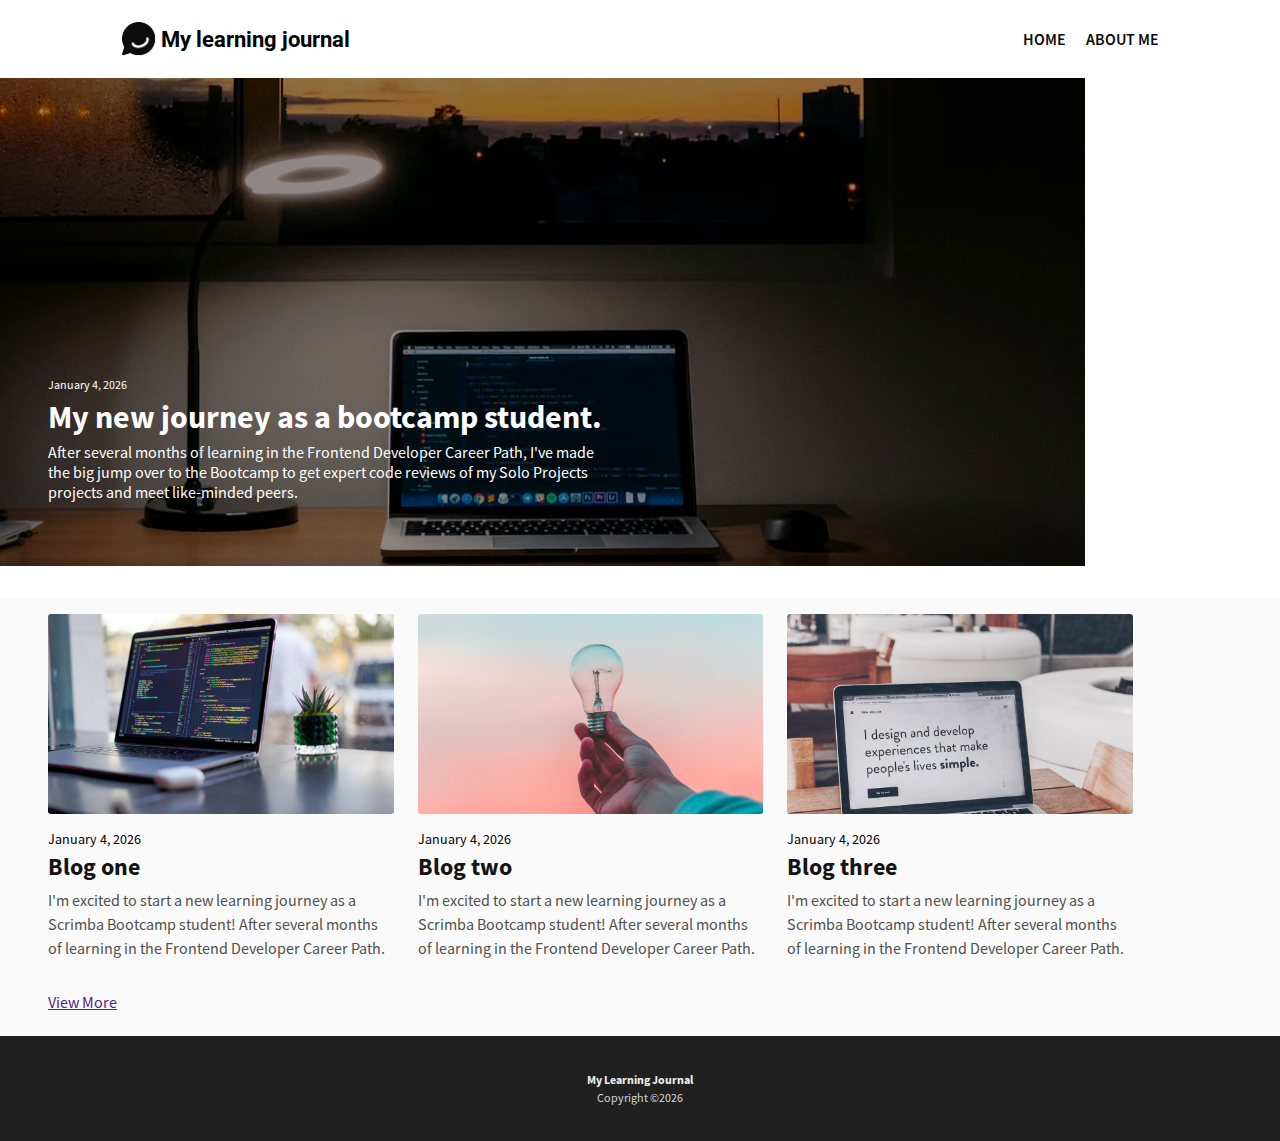
<file: index.html>
<html>
  <head>
    <meta name="viewport" content="width=device-width, initial-scale=1.0" />
    <link rel="preconnect" href="https://fonts.googleapis.com" />
    <link rel="preconnect" href="https://fonts.gstatic.com" crossorigin />
    <link
      href="https://fonts.googleapis.com/css2?family=Roboto:wght@700&display=swap"
      rel="stylesheet"
    />
    <title>My Learning Journal</title>
    <link rel="stylesheet" href="css/style.css" />
  </head>
  <body>
    <header>
      <div class="top-bar">
        <div class="title">
          <img src="images/logo.png" alt="Learning Journal Logo" class="logo" />
          <h1>My learning journal</h1>
        </div>
        <ul class="nav-links">
          <li><a href="index.html">Home</a></li>
          <li><a href="about.html">About Me</a></li>
        </ul>
      </div>
      <div class="hero">
        <span class="hero-date">January 4, 2026</span>
        <h2 class="hero-title">
          <a href="new-journey.html">My new journey as a bootcamp student.</a>
        </h2>
        <p class="hero-summary">
          After several months of learning in the Frontend Developer Career
          Path, I've made the big jump over to the Bootcamp to get expert code
          reviews of my Solo Projects projects and meet like-minded peers.
        </p>
      </div>
    </header>
    <main>
      <section class="blog-posts">
        <article class="post">
          <img
            src="images/blog-image-06.png"
            alt="laptop open on a desk with a small plant nearby"
            class="post-image"
          />
          <span class="post-date">January 4, 2026</span>
          <h2 class="post-title">Blog one</h2>
          <p class="post-summary">
            I'm excited to start a new learning journey as a Scrimba Bootcamp
            student! After several months of learning in the Frontend Developer
            Career Path.
          </p>
        </article>
        <article class="post">
          <img
            src="images/blog-image-04.png"
            alt="a person's hand holding a lightbulb with a sunset in the background"
            class="post-image"
          />
          <span class="post-date">January 4, 2026</span>
          <h2 class="post-title">Blog two</h2>
          <p class="post-summary">
            I'm excited to start a new learning journey as a Scrimba Bootcamp
            student! After several months of learning in the Frontend Developer
            Career Path.
          </p>
        </article>
        <article class="post">
          <img
            src="images/blog-image-02.png"
            alt="a laptop open with the words 'I design and develop experiences that make people's lives simple.'"
            class="post-image"
          />
          <span class="post-date">January 4, 2026</span>
          <h2 class="post-title">Blog three</h2>
          <p class="post-summary">
            I'm excited to start a new learning journey as a Scrimba Bootcamp
            student! After several months of learning in the Frontend Developer
            Career Path.
          </p>
        </article>
        <a href="" class="view-more-link">View More</a>
      </section>
    </main>
    <footer>
      <p>My Learning Journal</p>
      <span>Copyright &copy;2026</span>
    </footer>
  </body>
</html>
</file>
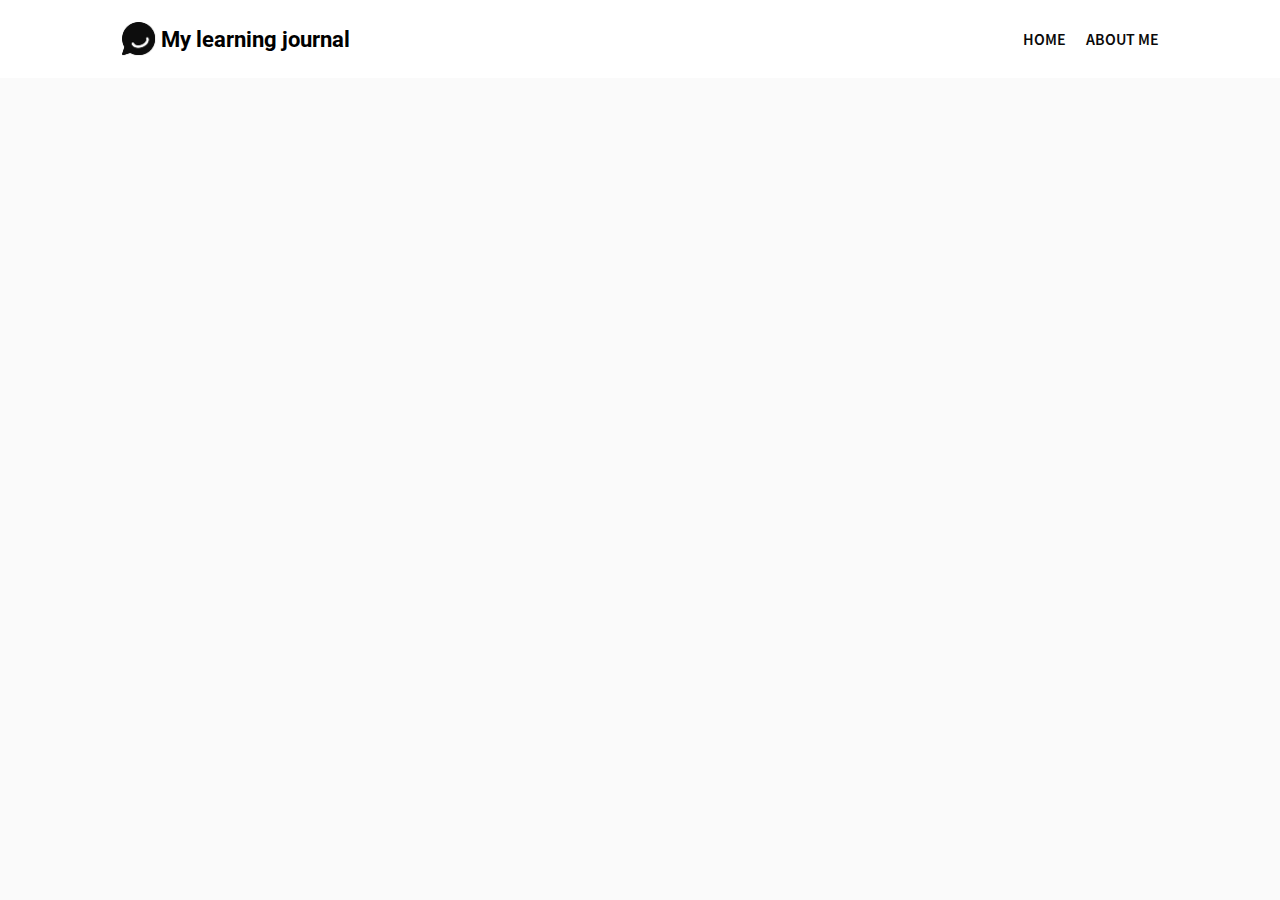
<file: about.html>
<html>
  <head>
    <meta name="viewport" content="width=device-width, initial-scale=1.0" />
    <link rel="preconnect" href="https://fonts.googleapis.com" />
    <link rel="preconnect" href="https://fonts.gstatic.com" crossorigin />
    <link
      href="https://fonts.googleapis.com/css2?family=Roboto:wght@700&display=swap"
      rel="stylesheet"
    />
    <title>My Learning Journal</title>
    <link rel="stylesheet" href="css/style.css" />
  </head>
  <body>
    <header>
      <div class="top-bar">
        <div class="title">
          <img src="images/logo.png" alt="Learning Journal Logo" class="logo" />
          <h1>My learning journal</h1>
        </div>
        <ul class="nav-links">
          <li><a href="index.html">Home</a></li>
          <li><a href="about.html">About Me</a></li>
        </ul>
      </div>
    </header>
  </body>
</html>
</file>
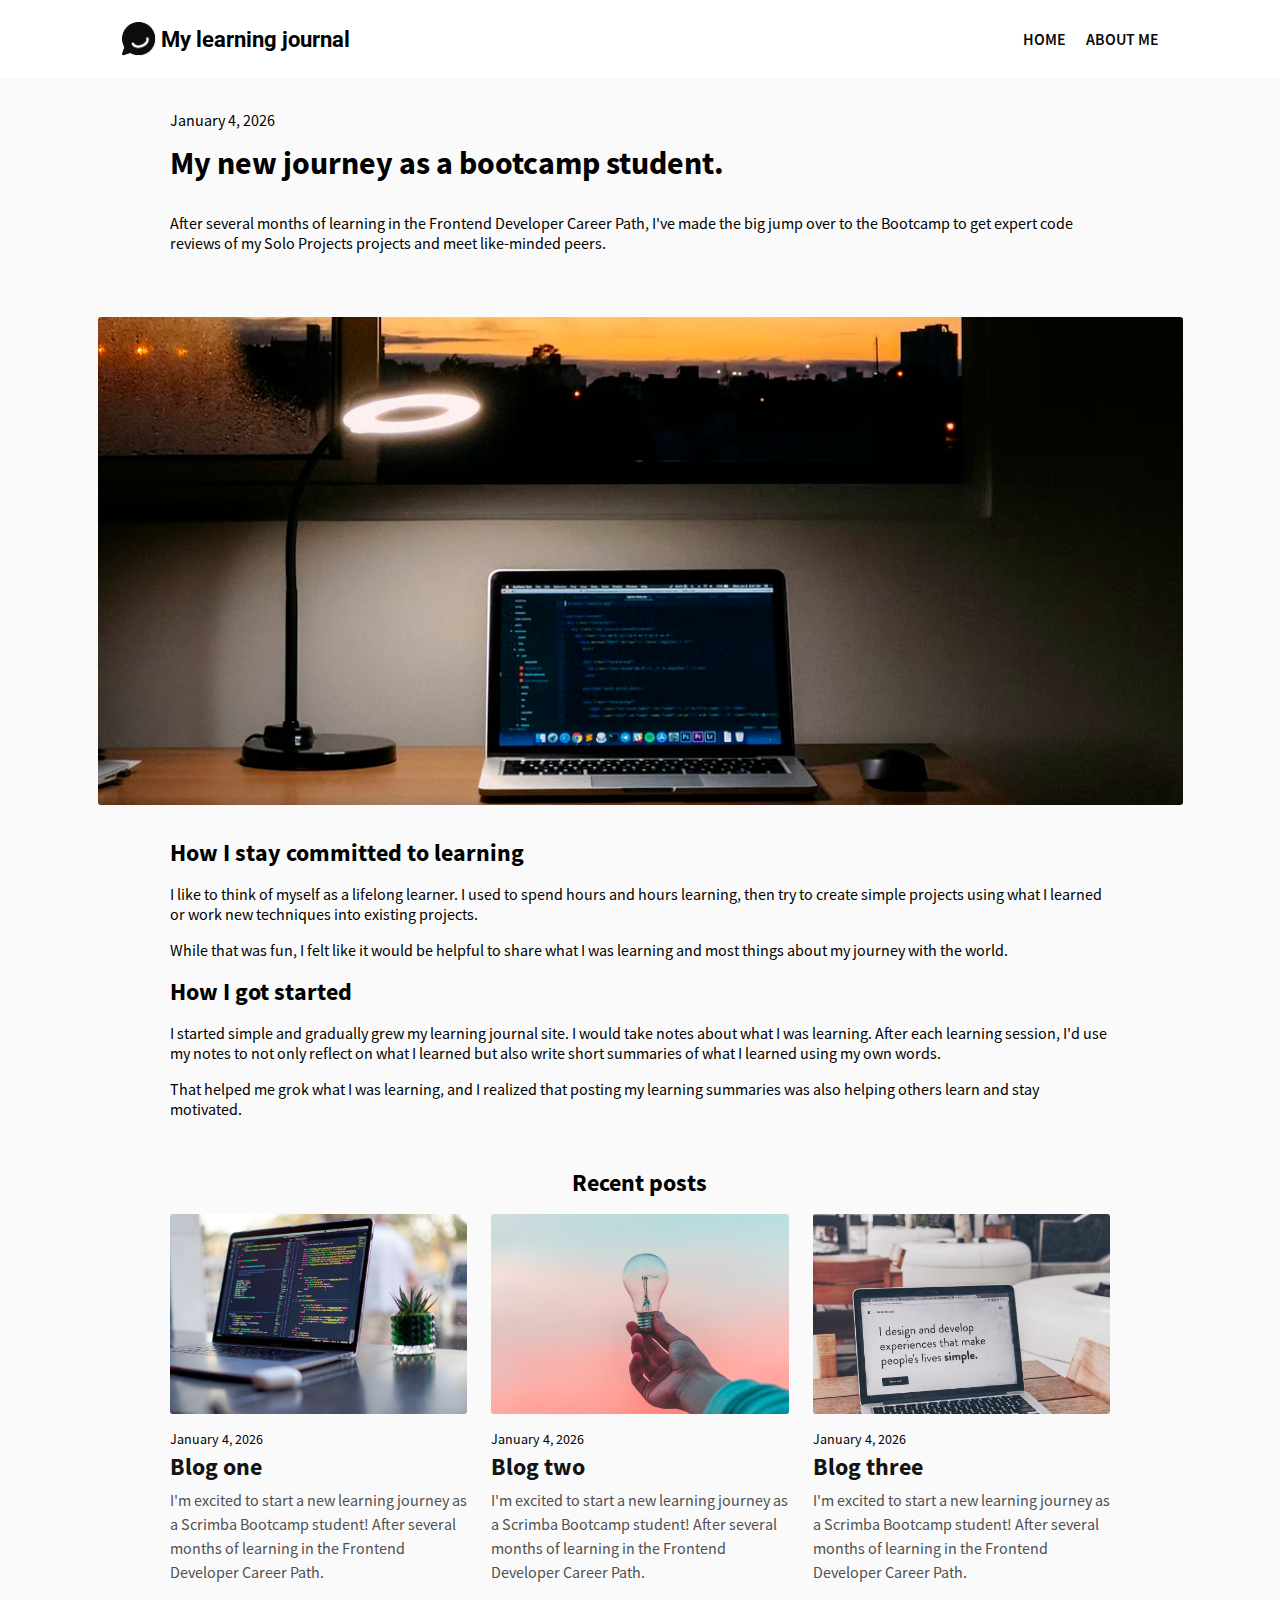
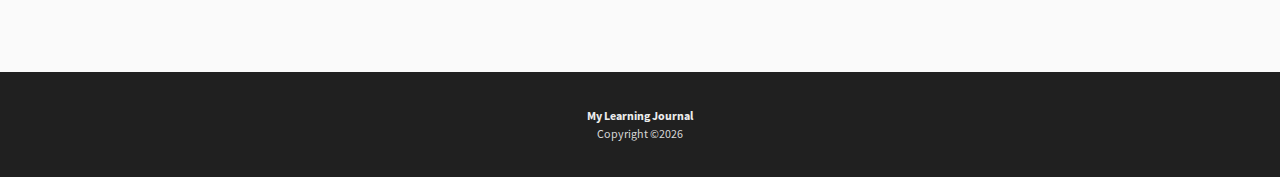
<file: new-journey.html>
<html>
  <head>
    <meta name="viewport" content="width=device-width, initial-scale=1.0" />
    <link rel="preconnect" href="https://fonts.googleapis.com" />
    <link rel="preconnect" href="https://fonts.gstatic.com" crossorigin />
    <link
      href="https://fonts.googleapis.com/css2?family=Roboto:wght@700&display=swap"
      rel="stylesheet"
    />
    <title>My Learning Journal</title>
    <link rel="stylesheet" href="css/style.css" />
  </head>
  <body>
    <header>
      <div class="top-bar">
        <div class="title">
          <img src="images/logo.png" alt="Learning Journal Logo" class="logo" />
          <h1>My learning journal</h1>
        </div>
        <ul class="nav-links">
          <li><a href="index.html">Home</a></li>
          <li><a href="about.html">About Me</a></li>
        </ul>
      </div>
    </header>
    <div class="container">
      <div class="intro-section">
        <span class="article-date">January 4, 2026</span>
        <h2 class="article-title">My new journey as a bootcamp student.</h2>
        <p class="article-summary">
          After several months of learning in the Frontend Developer Career
          Path, I've made the big jump over to the Bootcamp to get expert code
          reviews of my Solo Projects projects and meet like-minded peers.
        </p>
      </div>
    </div>
    <div class="article-image-wrap">
      <img
        src="images/blog-image-hero.png"
        alt="laptop open on a desk with a small plant nearby"
        class="article-image"
      />
    </div>
    <div class="container">
      <div class="article-content">
        <h3>How I stay committed to learning</h3>

        <p>
          I like to think of myself as a lifelong learner. I used to spend hours
          and hours learning, then try to create simple projects using what I
          learned or work new techniques into existing projects.
        </p>

        <p>
          While that was fun, I felt like it would be helpful to share what I
          was learning and most things about my journey with the world.
        </p>

        <h3>How I got started</h3>

        <p>
          I started simple and gradually grew my learning journal site. I would
          take notes about what I was learning. After each learning session, I'd
          use my notes to not only reflect on what I learned but also write
          short summaries of what I learned using my own words.
        </p>

        <p>
          That helped me grok what I was learning, and I realized that posting
          my learning summaries was also helping others learn and stay
          motivated.
        </p>
      </div>
    </div>
    <div class="container">
      <section class="recent-posts">
        <h3>Recent posts</h3>

        <article class="post">
          <img
            src="images/blog-image-06.png"
            alt="laptop open on a desk with a small plant nearby"
            class="post-image"
          />
          <span class="post-date">January 4, 2026</span>
          <a href=""><h2 class="post-title">Blog one</h2></a>
          <p class="post-summary">
            I'm excited to start a new learning journey as a Scrimba Bootcamp
            student! After several months of learning in the Frontend Developer
            Career Path.
          </p>
        </article>
        <article class="post">
          <img
            src="images/blog-image-04.png"
            alt="a person's hand holding a lightbulb with a sunset in the background"
            class="post-image"
          />
          <span class="post-date">January 4, 2026</span>
          <a href=""><h2 class="post-title">Blog two</h2></a>
          <p class="post-summary">
            I'm excited to start a new learning journey as a Scrimba Bootcamp
            student! After several months of learning in the Frontend Developer
            Career Path.
          </p>
        </article>
        <article class="post">
          <img
            src="images/blog-image-02.png"
            alt="a laptop open with the words 'I design and develop experiences that make people's lives simple.'"
            class="post-image"
          />
          <span class="post-date">January 4, 2026</span>
          <a href=""><h2 class="post-title">Blog three</h2></a>
          <p class="post-summary">
            I'm excited to start a new learning journey as a Scrimba Bootcamp
            student! After several months of learning in the Frontend Developer
            Career Path.
          </p>
        </article>
      </section>
    </div>
    <footer>
      <p>My Learning Journal</p>
      <span>Copyright &copy;2026</span>
    </footer>
  </body>
</html>
</file>
<file: css/style.css>
*,
*::before,
*::after {
  box-sizing: border-box;
}
@font-face {
  font-family: "SourceSansPro-Regular";
  src: url("/fonts/SourceSansPro-Regular.otf") format("opentype");
}
@font-face {
  font-family: "SourceSansPro-Bold";
  src: url("/fonts/SourceSansPro-Bold.otf") format("opentype");
}
@font-face {
  font-family: "SourceSansPro-Semibold";
  src: url("/fonts/SourceSansPro-Semibold.otf") format("opentype");
}

html,
body {
  margin: 0;
  padding: 0;
  font-family: "SourceSansPro-Regular", sans-serif;
  background-color: #fafafa;
}
.container {
  display: grid;
  grid-template-columns: repeat(3, 1fr);
  max-width: 1085px;
  margin: 0 auto;
}
/* header */
.top-bar,
.nav-links,
.title {
  display: flex;
  align-items: center;
}
.logo {
  width: 23.16px;
  height: 23.16px;
  margin-left: 1.5em;
}

h1 {
  font-family: "Roboto", sans-serif;
  font-weight: bold;
  font-size: 0.85rem;
  margin-left: 5px;
  padding: 0;
}

h2,
h3 {
  font-family: "SourceSansPro-Bold", sans-serif;
  margin: 0;
}
header {
  grid-column: span 3;
  background-color: #ffffff;
}
.top-bar {
  grid-column: span 3;
  justify-content: space-between;
  margin: 0 auto;
  padding: 0.75em 0;
  width: 100%;
  max-width: 1085px;
}

.nav-links {
  list-style: none;
  text-transform: uppercase;
  font-family: "SourceSansPro-Semibold", sans-serif;
  font-size: 0.75rem;
  margin-right: 1.5em;
}

.nav-links li {
  margin-left: 20px;
}

.nav-links a {
  text-decoration: none;
  color: #090909;
}
.nav-links a:hover,
.nav-links a:focus {
  text-decoration: underline;
}

.hero {
  grid-column: span 3;
  display: flex;
  flex-direction: column;
  justify-content: end;
  width: 100%;
  height: 293px;
  background-image: url("../images/blog-image-hero.png");
  background-size: cover;
  background-position: 50% 75%;
  background-color: #09090973;
  color: #ffffff;
  padding: 1.5em;
  background-blend-mode: darken;
}

.hero a {
  text-decoration: none;
  color: #ffffff;
}

.hero a:hover,
.hero a:focus {
  text-decoration: underline;
}
.hero-title,
h2 {
  font-size: 2rem;
  font-family: "SourceSansPro-Bold", sans-serif;
  margin: 0.25em 0 0 0;
  line-height: 108.2%;
}
.hero-date {
  font-size: 0.75rem;
}
.hero-summary {
  font-size: 1rem;
  font-family: "SourceSansPro-Regular", sans-serif;
  margin-top: 0.5em;
  line-height: auto;
}

main {
  grid-column: span 3;
  width: 100%;
  display: grid;
  grid-template-columns: 1.5em 1fr 1.5em;
}
.about-me {
  grid-column: 2 / 3;
  margin: 2em 1.5em 3em 1.5em;
}

/* blog posts */

.blog-posts {
  grid-column: 2 / 3;
}
.post {
  margin: 2.5em 0;
}
.post-image {
  display: block;
  width: 100%;
  height: 250px;
  object-fit: cover;

  margin: 1em 0;
  border-radius: 3px;
}
.post a {
  text-decoration: none;
  color: inherit;
}
.post a:hover,
.post a:focus {
  text-decoration: underline;
}

.post-title {
  font-family: "SourceSansPro-Bold", sans-serif;
  font-size: 1.5rem;
  margin: 0.25em 0 0.25em 0;
  color: #141414;
}
.post-date {
  font-size: 0.885rem;
}

.post-summary {
  font-size: 1rem;
  line-height: 1.5rem;
  color: #505050;
  margin: 0.5em 0 2em 0;
}
.view-more {
  border: none;
  background-color: white;
  text-decoration: underline;
  color: black;
  font-size: 1rem;
  font-family: "SourceSansPro-Bold", sans-serif;
  font-weight: bold;
  display: block;
  margin: 0 auto 2em auto;
  cursor: pointer;
}
/* single post */
header {
  display: grid;
  grid-template-columns: 1.5em 1fr 1.5em;
}
.container {
  grid-column: span 3;
  max-width: 1085px;
  display: grid;
  margin: 0 auto;
  grid-template-columns: 1.5em 1fr 1.5em;
}

.intro-section {
  display: flex;
  flex-direction: column;
  justify-content: end;
  grid-area: intro;
  grid-column: 2 / 3;
  margin: 0;
}
.intro-section h2 {
  margin: 0 0 0.5em 0;
}
.article-content {
  grid-column: 2 / 3;
}
h3 {
  font-size: 1rem;
}
.recent-posts {
  grid-column: 2 / 3;
}

.recent-posts h3 {
  text-align: center;
}
.article-date {
  font-size: 0.75rem;
  margin: 2em 0 1em 0;
}
.article {
  grid-area: article;
}
.article-image {
  display: block;
  width: 100%;
  height: 200px;
  object-fit: cover;
  object-position: 75% 75%;
}

.article-image-wrap {
  margin: 0 1.5em 2em;
  border-radius: 3px;
  overflow: hidden;
}

.avatar-image {
  width: 182px;
  height: 182px;
  border-radius: 50%;
  display: block;
  margin: 2em auto 2em 0;
}
.about-me {
  grid-column: 2 / 3;
  margin: 0;
}
.about-intro-section {
  display: flex;
  align-items: center;
  flex-direction: column;

  margin: 2em 1.5em 2em 1.5em;
}

/* footer */

footer {
  grid-column: span 3;
  text-align: center;
  font-size: 0.75rem;
  color: #a0a0a0;
  margin: 2em 0 0 0;
  background-color: #202020;
  padding: 3em 0;
}

footer p {
  font-family: "SourceSansPro-Bold", sans-serif;
  font-weight: bold;
  color: #ececec;
  margin: 0 0 0.25em 0;
}

footer span {
  color: #d7d7d7;
}

/* media queries */
@media (min-width: 600px) {
  .container {
    max-width: calc(1085px - 3em);
  }
  h1 {
    font-size: 1.375rem;
  }
  .logo {
    width: 2.14rem;
    height: 2.14rem;
  }

  .nav-links {
    font-size: 1rem;
  }

  .container {
    grid-template-columns: 3em 1fr 3em;
  }
  .intro-section {
    margin: 0 0 1em;
  }
  .about-intro-section {
    flex-direction: row;
    justify-content: start;
    max-width: calc(1085px - 3em);
    margin: 3em auto 0;
    gap: 2em;
    padding: 0 1.5em;
  }
  .article-content h3 {
    font-size: 1.5rem;
  }
  .about-me {
    margin: 1em 4em 1em;
  }
  .post {
    margin: 0;
  }
  .post-date {
    font-size: 0.875rem;
  }
  .post-title {
    font-size: 1.5rem;
  }
  .post-image {
    height: 200px;
  }
  .recent-posts,
  .blog-posts {
    display: grid;
    grid-template-columns: repeat(3, 1fr);
    column-gap: 1.5em;
    max-width: 1085px;
  }
  .recent-posts {
    margin: 2em auto;
    grid-column: 2/3;
  }

  .recent-posts h3 {
    grid-column: span 3;
    font-size: 1.5rem;
    margin: 0;
  }

  .article-image-wrap {
    width: 100%;

    max-width: 1085px;
    margin: 2em auto;
    border-radius: 3px;
  }
  .article-image {
    height: 488px;
  }
  .article-date {
    font-size: 1rem;
  }
  .article-title {
    margin: 2rem 0;
  }
  .article-content {
    grid-column: 2/ 3;
  }
  .hero {
    max-width: 1085px;
    height: 488px;
    margin-bottom: 2em;
    padding: 3em;
  }
  .hero-summary {
    max-width: 550px;
  }
  .blog-posts {
    margin: 0 1.5em;
  }
  .view-more {
    grid-column: span 3;
  }
}
</file>
